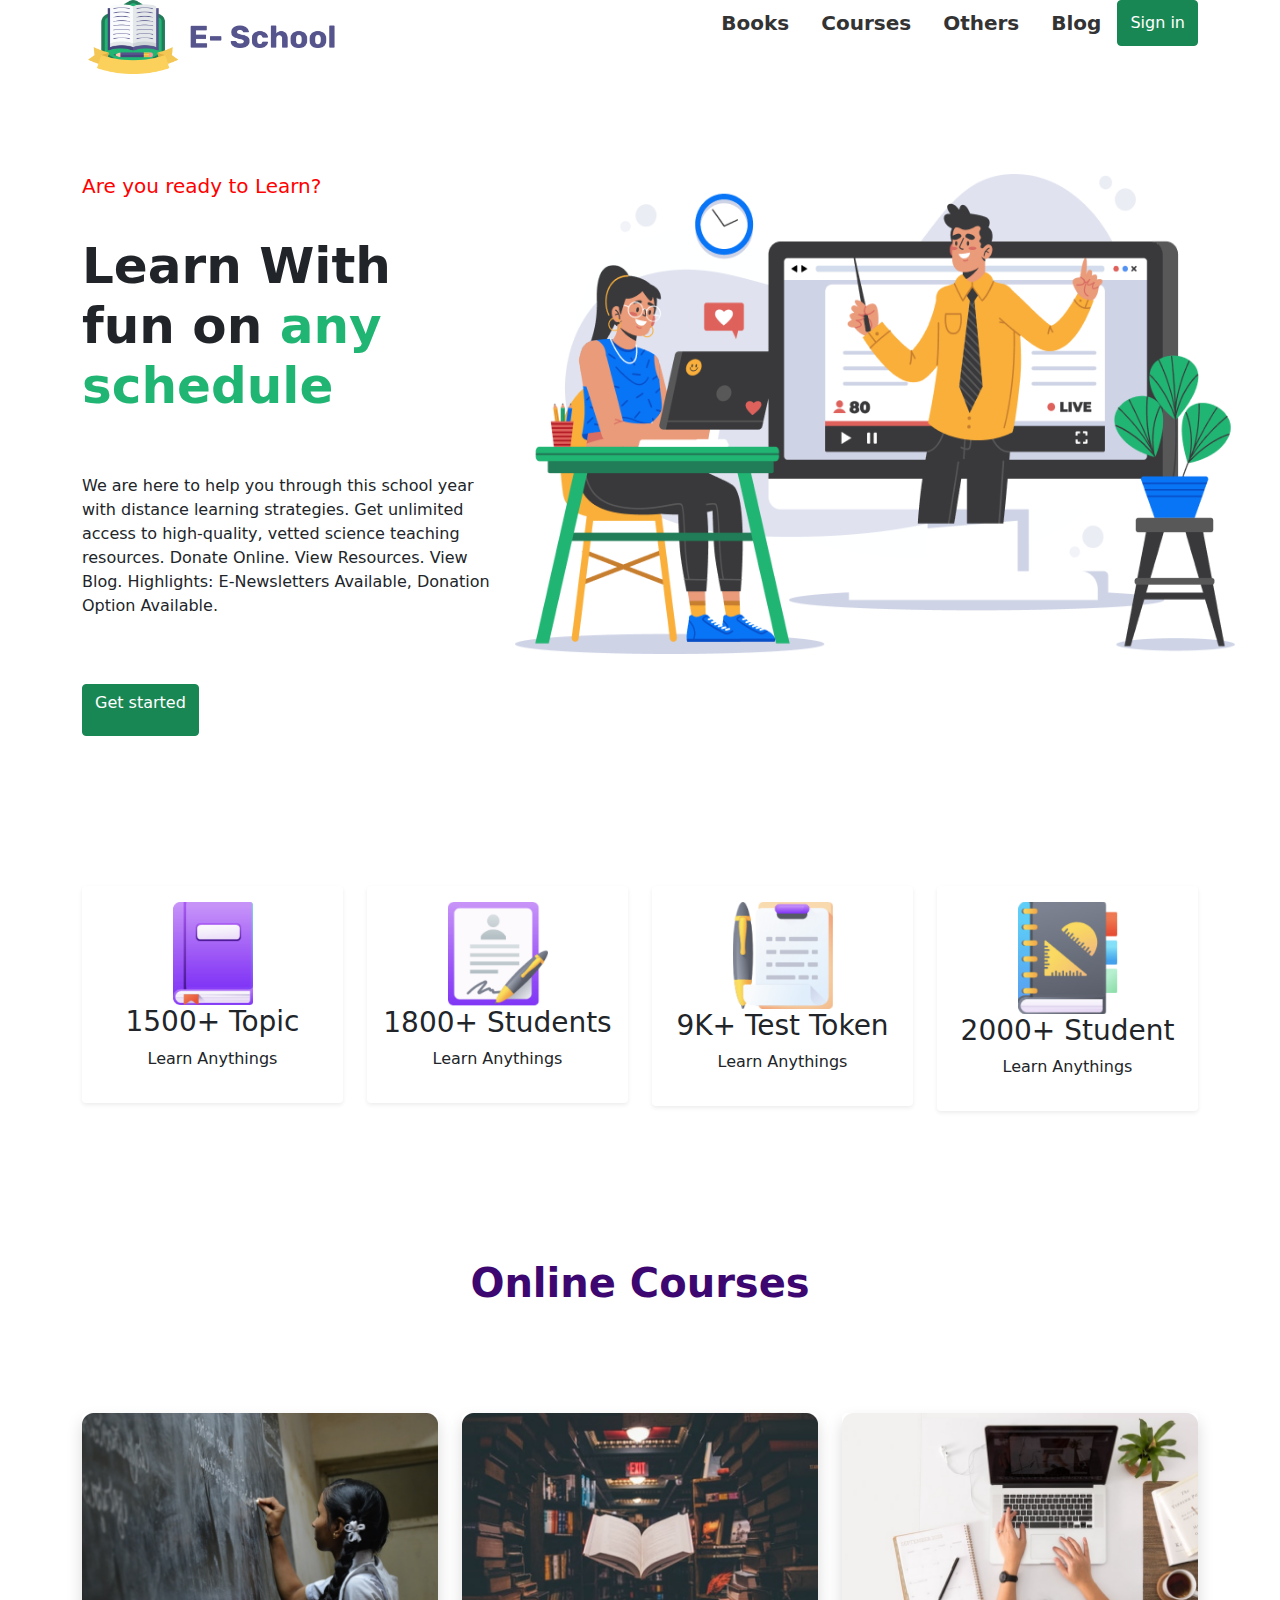
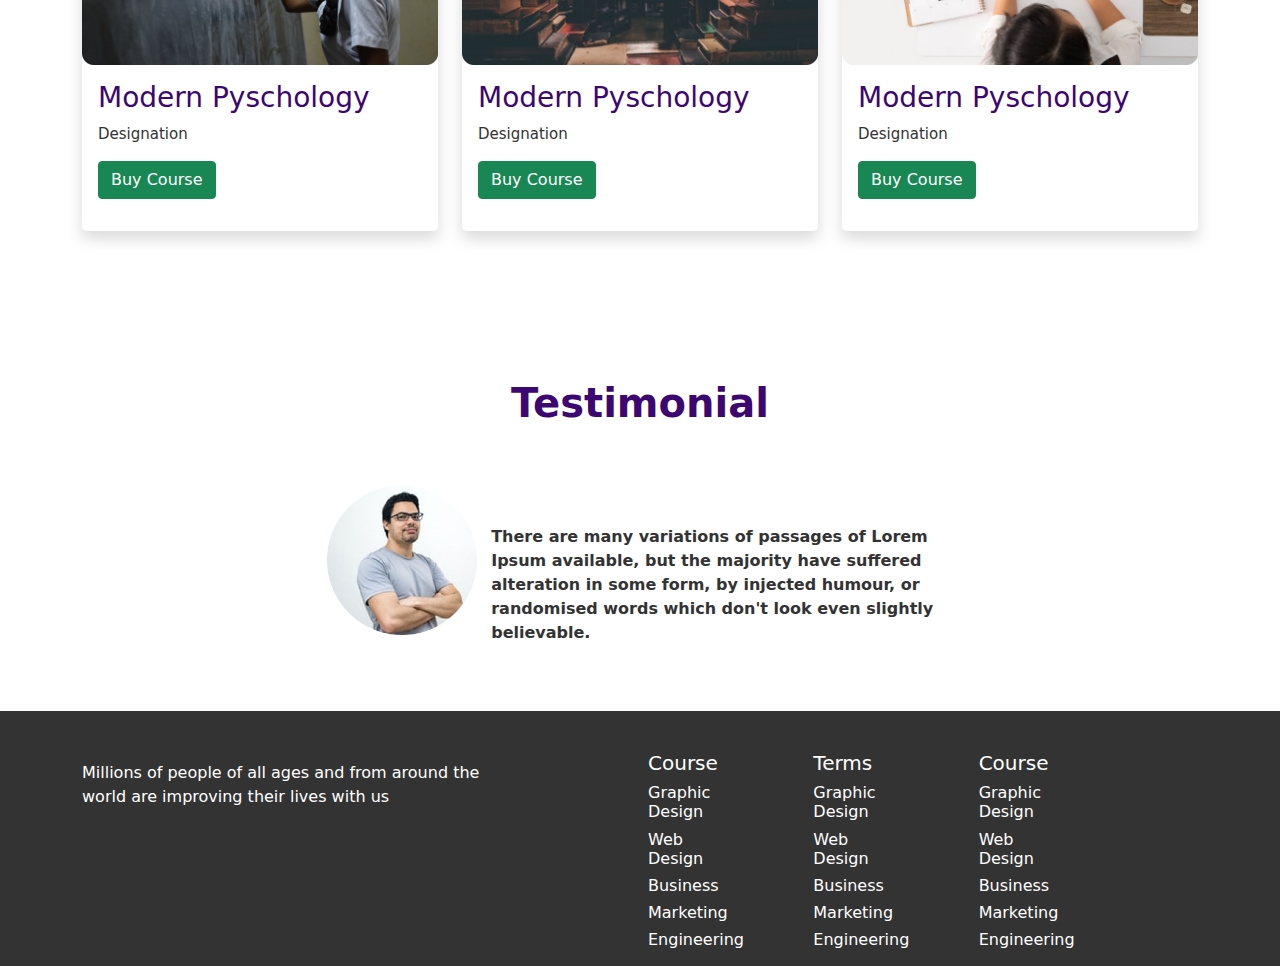
<file: index.html>
<!doctype html>
<html lang="en">
  <head>
    <!-- Required meta tags -->
    <meta charset="utf-8">
    <meta name="viewport" content="width=device-width, initial-scale=1">

    <!-- Bootstrap CSS -->
    <link rel="stylesheet"  href="css/bootstrap.css">
<link rel="stylesheet"  href="css/style.css">
    <title>e-school-full-page.pdf
</title>
  </head>
  <body>  
  <header class="container">
 <div class="row">
   <div class="col-3">
   <div class="logo"> 
    <img src="images/Logo-1.png">
</div>
 </div>

<nav class="col-9">
  <ul class="nav justify-content-end">
  
  <li class="nav-item">
    <a class="nav-link" href="#">Books</a>
  </li>
  <li class="nav-item">
    <a class="nav-link" href="#">Courses</a>
  </li>
  <li class="nav-item">
    <a class="nav-link" href="#">Others</a>
  </li>
  <li class="nav-item">
    <a class="nav-link" href="#">Blog</a>
  </li>
  <form class="d-flex">
        <button type="button" class="btn btn-success">Sign in</button>
        
      </form>
</ul>
</nav>
 </div>

  </div>
 </header>
<section class="banner-section">
  <div class="container">
     <div class="row">
     <div class="col-5">
       <h5>Are you ready to Learn?</h5>
       <h1>Learn With fun
           on <span>any schedule</span></h1>
       <p>We are here to help you through this school year with distance learning strategies. Get unlimited access to high-quality, vetted science teaching resources. Donate Online. View Resources. View Blog. Highlights: E-Newsletters Available, Donation Option Available.</p>
       <form >
        <button type="button" class="btn btn-success">Get started</button>
       
      </form>
     </div> 
      <div class="col-7">
   <img src="images/Illustration.png"> 
  </div>
   </div>
 </div>
    </section>
<section class="photo">
  <div class="container">
   <div class="row"> 
    <div class="col-3">
      <div class="shadow-sm p-3 mb-5 bg-white rounded">
        <div class="four" >
      <img src="images/book.png">
    </div>
        <h3>1500+ Topic</h3>
       <p>Learn Anythings</p>
     </div>
      </div>
      
    <div class="col-3"> 
      <div class="shadow-sm p-3 mb-5 bg-white rounded">
        <div class="one">
     <img src="images/Student.png">
   </div>
       <h3>1800+ Students</h3>
       <p>Learn Anythings</p>
      </div>
   
     </div>
      <div class="col-3">
        <div class="shadow-sm p-3 mb-5 bg-white rounded">
           <div class="two" >
        <img src="images/Test.png">
      </div>
       <h3>9K+ Test Token</h3>
       <p>Learn Anythings</p>

        </div>
     
     </div>
    <div class="col-3">
      <div class="shadow-sm p-3 mb-5 bg-white rounded">
        <div class="three">
         <img src="images/Students.png">
       </div>
       <h3>2000+ Student</h3>
       <p>Learn Anythings</p>
      </div>
       
     </div>
  
   </div> 
   </div> 
   <div class="headline">
      <h2>Online Courses</h2>
   </div>
</section>
<section class="py-5">

  <div class="container">
   <div class="row">
   
     <div class="col-xl-4">
     <div class="card shadow border-0 rounded-3">
        <img src="images/Morderpyschology.png" class="img-fluid">
       <div class="card-body">
         <h3>Modern Pyschology</h3>
         <p>Designation</p>
         <form >
        <button type="button" class="btn btn-success">Buy Course</button>
       
      </form>
      <p></p>
       </div>
     </div>  
     </div>
      <div class="col-xl-4">
     <div class="card shadow border-0 rounded-3">
        <img src="images/Morderpsyc.png" class="img-fluid">
       <div class="card-body">
          <h3>Modern Pyschology</h3>
         <p>Designation</p>
         <form >
        <button type="button" class="btn btn-success">Buy Course</button>
       
      </form>
      <p></p>
       </div>
     </div>  
     </div>
      <div class="col-xl-4">
     <div class="card shadow border-0 rounded-3">
       <img src="images/Morderpychons.png" class="img-fluid">
       <div class="card-body">
          <h3>Modern Pyschology</h3>
         <p>Designation</p>
         <form >
        <button type="button" class="btn btn-success">Buy Course</button>
       
      </form>
      <p></p>
       </div>
     </div>  
     </div>
   </div> 
  </div>

</section>
<div class="headline">
 <h2>Testimonial</h2> 
</div>
 <div class="view">
   <div class="container">
    <div class="row">
    <div class="row justify-content-center"> 
    <div class="col-4">
      <img src="images/Man.png">
    </div>
<div class="col-8">
      <p>There are many variations of passages of Lorem Ipsum available, but the
majority have suffered alteration in some form, by injected humour,
or randomised words which don't look even slightly believable.</p>
  </div>
</div>
 
    </div>
  </div>
 </div>
  

   <section class="footer">
    <div class="container">
      <div class="row">
       <div class="col-4-1">
        <p>Millions of people of all ages and from around
the world are improving their lives with us</p>
       </div>
     
     <div class="col-8">
       <div class="row">
       
       <div class="col-4-2">
  <nav>
    <ul>
   <li><a href="#"><h5>Course</h5></a></li> 
<li><a href="#"><h6>Graphic Design</h6></a></li> 

<li><a href="#"><h6>Web Design</h6></a></li> 

<li><a href="#"><h6>Business</h6></a></li> 

<li><a href="#"><h6>Marketing</h6></a></li> 

<li><a href="#"><h6>Engineering</h6></a></li> 

  </ul>

  </nav>
    </div>   

<div class="col-4-2">
  <nav>
    <ul>
   <li><a href="#"><h5>Terms</h5></a></li> 
<li><a href="#"><h6>Graphic Design</h6></a></li> 

<li><a href="#"><h6>Web Design</h6></a></li> 

<li><a href="#"><h6>Business</h6></a></li> 

<li><a href="#"><h6>Marketing</h6></a></li> 

<li><a href="#"><h6>Engineering</h6></a></li> 

  </ul>

  </nav>
    </div>   

<div class="col-4-2">
  <nav>
    <ul>
   <li><a href="#"><h5>Course</h5></a></li> 
<li><a href="#"><h6>Graphic Design</h6></a></li> 

<li><a href="#"><h6>Web Design</h6></a></li> 

<li><a href="#"><h6>Business</h6></a></li> 

<li><a href="#"><h6>Marketing</h6></a></li> 

<li><a href="#"><h6>Engineering</h6></a></li> 

  </ul>

  </nav>
    </div>   


       </div>
     </div>
</div>
    </div>
     
 </section>





    <!-- Option 1: Bootstrap Bundle with Popper -->
    <script src="https://cdn.jsdelivr.net/npm/bootstrap@5.0.0-beta1/dist/js/bootstrap.bundle.min.js" integrity="sha384-ygbV9kiqUc6oa4msXn9868pTtWMgiQaeYH7/t7LECLbyPA2x65Kgf80OJFdroafW" crossorigin="anonymous"></script>

    
  </body>
</html>
</file>
<file: css/style.css>
.logo img{width: 250px}
.nav a{font-size: 20px;font-weight:600;color: #333 }
.banner-section .row{padding: 100px 100px 100px 0;}
.banner-section h5{color: red; padding-bottom: 30px}
.banner-section h1{font-size:50px ;font-weight:700 ;padding-bottom: 50px}
.banner-section h1 span{color: #21b573;}
.banner-section p{font-size: 14px,color:#333;padding-bottom: 50px}
.button{color: #21b573;}
.banner-section col-7 img{width:750px }
.banner-section col-7 {padding-right: 100px}
.col-7 img{width: 720px;
    height: 480px;
}
.col-5 button{padding-bottom: 20px}
.four img{width: 80px;}
.one img{width: 100px;}
.two img{width: 100px;}
.three img{width: 100px;}
.col-3{text-align: center;}
.photo{padding-top: 50px}
.col-xl-4 h3{color:#3d0771 ;}
.col-xl-4 p{color: #333;font-size: 15px}
.col-xl-4
.col-xl-4
.headline {text-align: center;}
.headline h2{color:#3d0771;font-size: 40px ; font-weight: 700;padding-top: 100px;text-align: center;padding-bottom: 50px}
.col-4 img{width:150px;}
.col-8{padding-top: 40px;padding-right: 200px}
.col-8 p{color: #333;font-weight: 600}
.col-4{padding-left: 220px;
}
.view{padding-bottom: 50px}
.footer{background-color: #333;}
.footer p{color:#fff }
.footer h5{color:#fff }
.footer h6{color: #fff}
.col-4-1{width: 40%;padding-top: 50px}
.col-8{width: 60%}
.col-4-2{width: 33.33%;padding-left: 90px}
.col-4-1{width:40%}
nav ul{list-style: none;}
nav ul li a{text-decoration: none}
</file>
